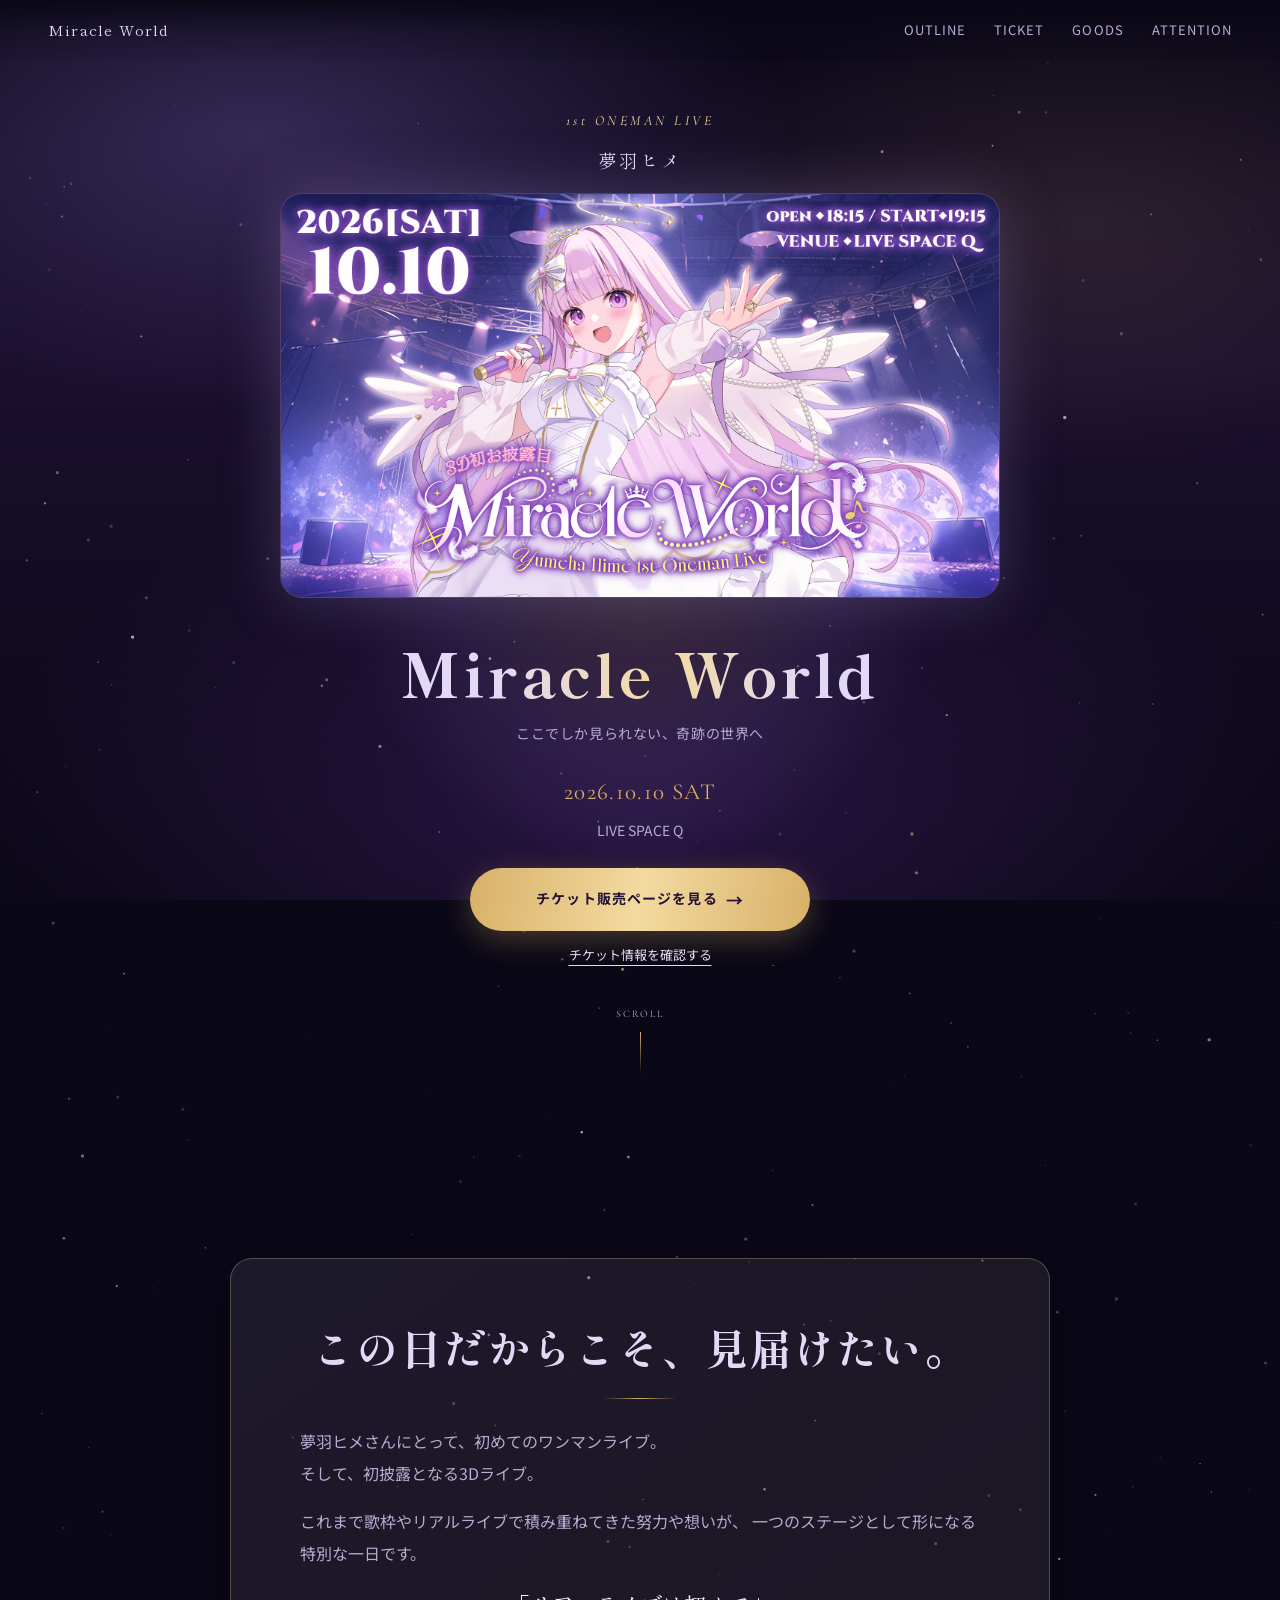
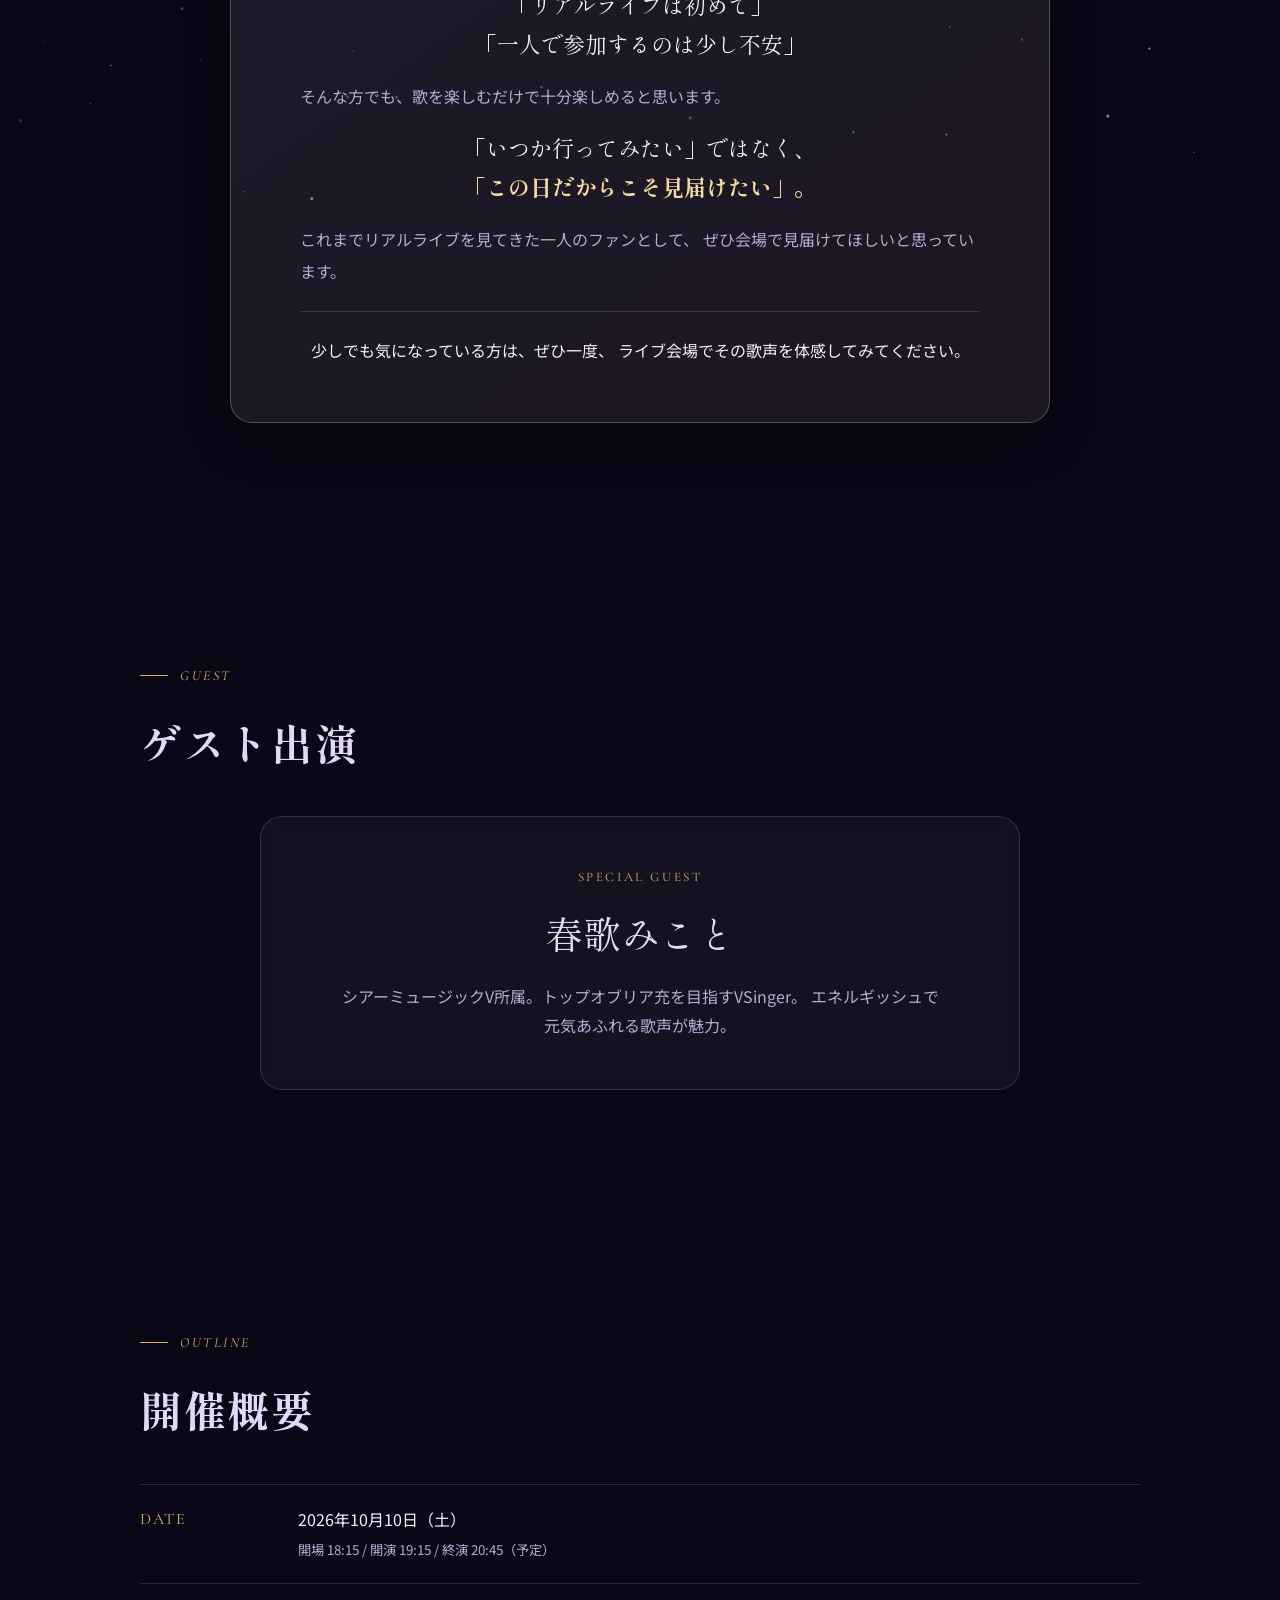
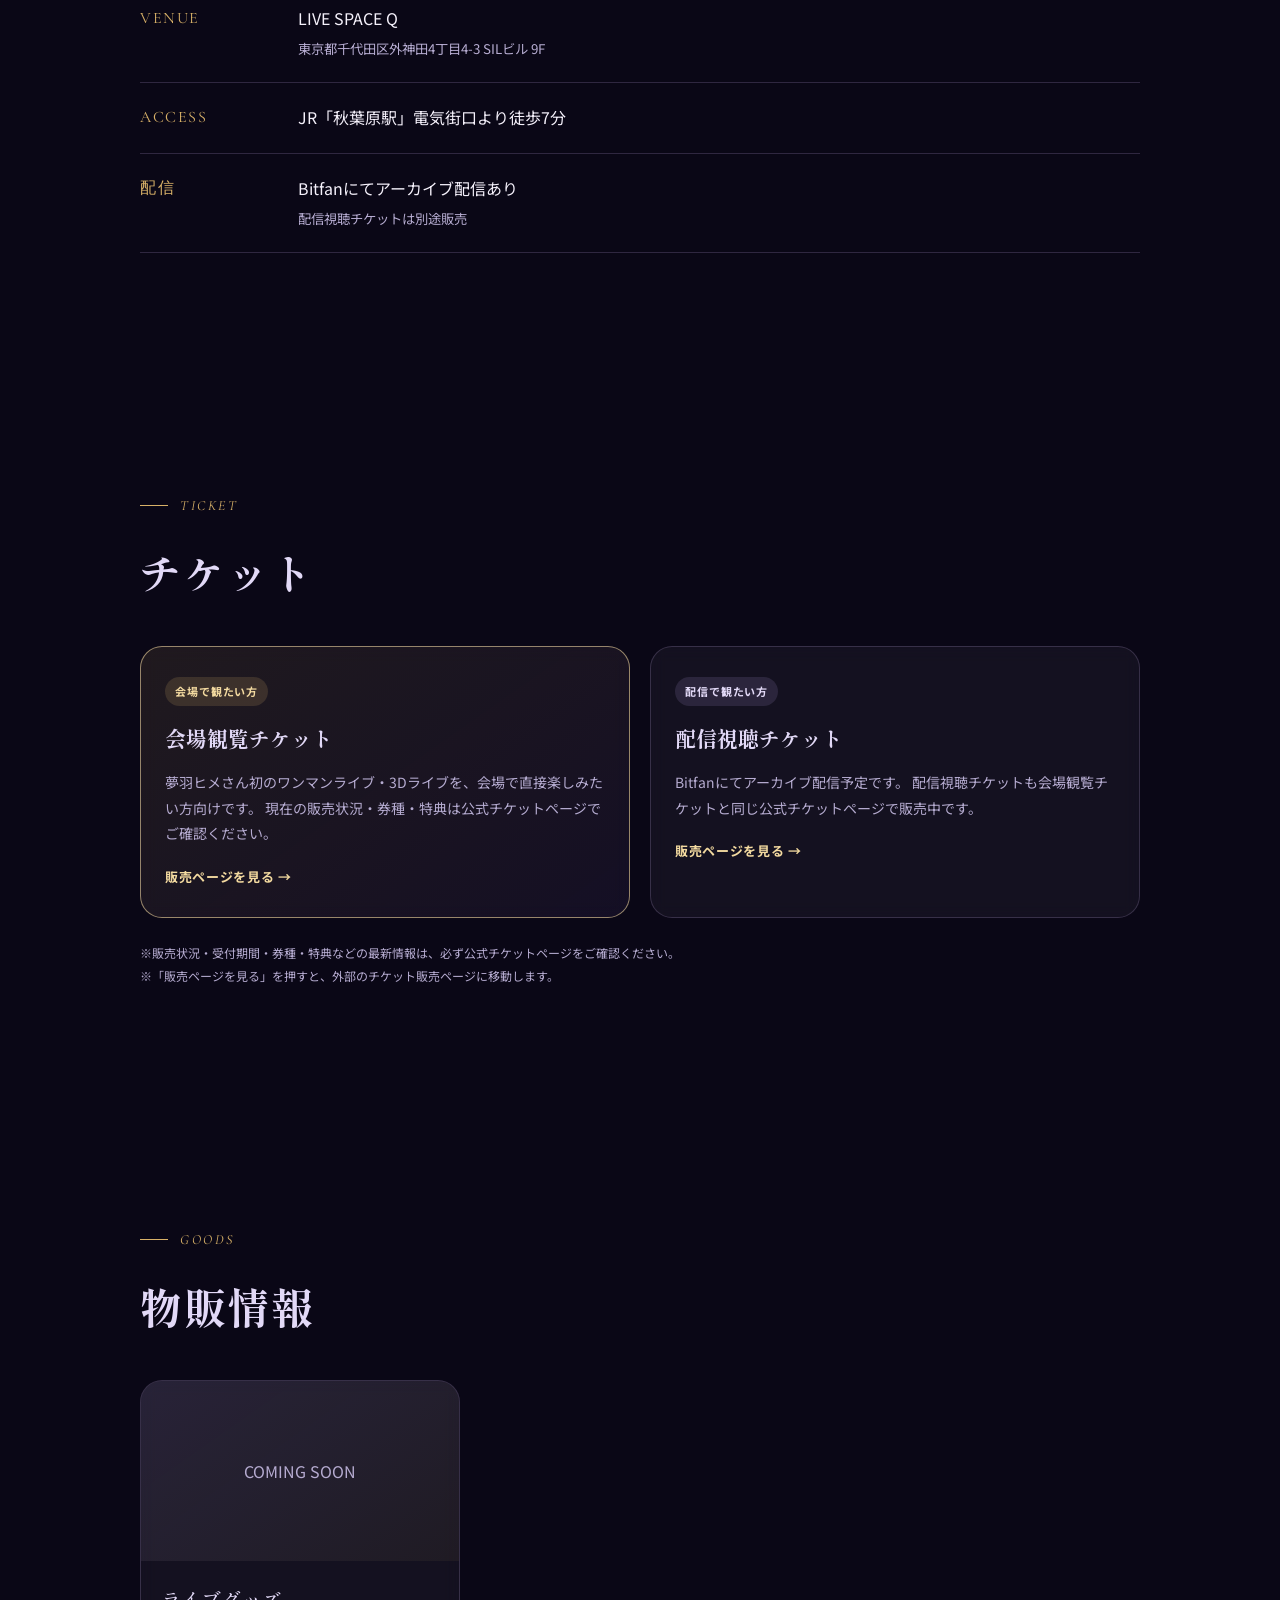
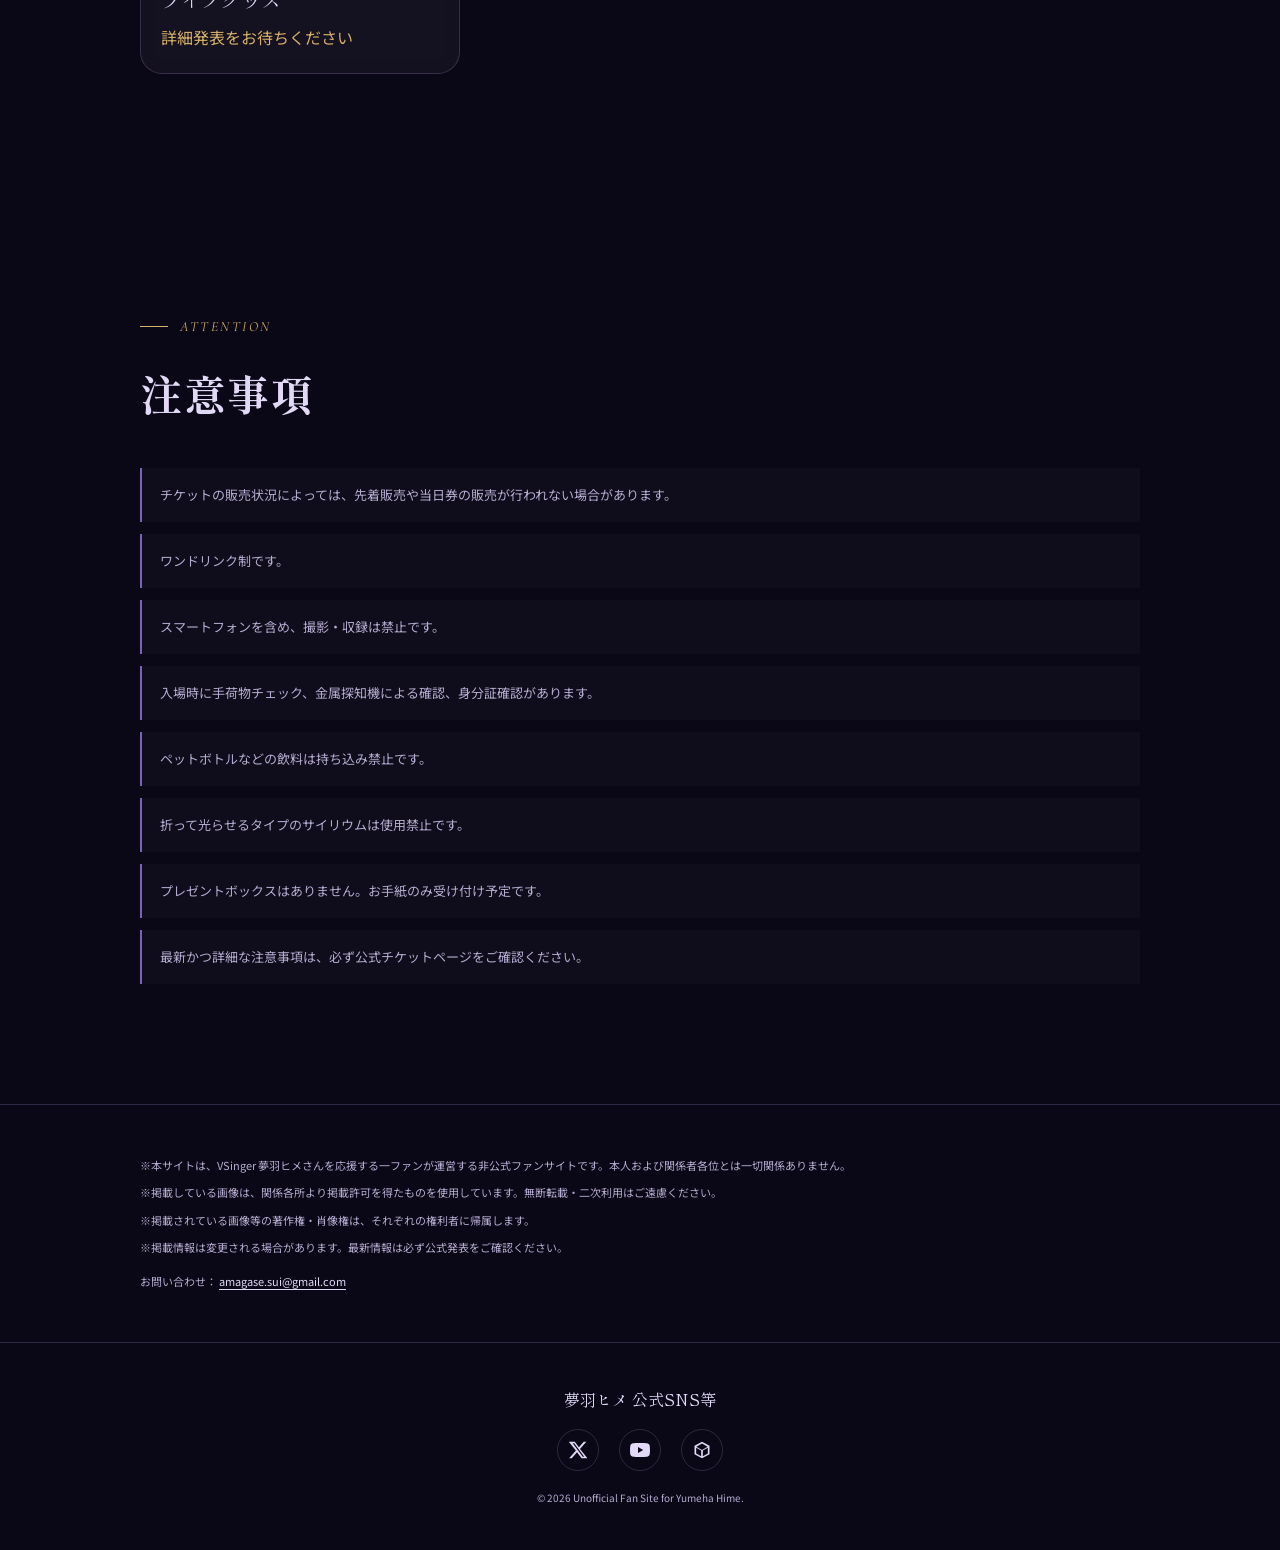
<file: develop/index.html>
<!DOCTYPE html>
<html lang="ja">
<head>
  <meta charset="UTF-8">
  <meta name="viewport" content="width=device-width, initial-scale=1.0, viewport-fit=cover">
  <!-- 基本情報 -->
  <title>夢羽ヒメ 1stワンマンライブ「Miracle World」｜非公式特設サイト</title>
  
  <meta
    name="description"
    content="2026年10月10日、LIVE SPACE Qにて開催。夢羽ヒメさん初のワンマンライブ・初披露となる3Dライブの日時、会場、チケット情報をまとめた非公式特設サイトです。"
  >
  
  <link
    rel="canonical"
    href="https://yumeha-hime-fansite.github.io/1st-oneman-live-lp/develop/"
  >
  
  <!-- OGP：X、note、その他SNS・サービス共通 -->
  <meta property="og:type" content="website">
  
  <meta
    property="og:url"
    content="https://yumeha-hime-fansite.github.io/1st-oneman-live-lp/develop/"
  >
  
  <meta
    property="og:title"
    content="夢羽ヒメ 1stワンマンライブ「Miracle World」｜非公式特設サイト"
  >
  
  <meta
    property="og:description"
    content="2026年10月10日開催。日時・会場・チケット情報をまとめた非公式特設サイトです。"
  >
  
  <meta
    property="og:image"
    content="https://www.dropbox.com/scl/fi/8jknj02o5403amtejhrmm/95b540d6735c1f76.png?rlkey=w0fds0o0ecyu2zb3ecxdmo730&amp;st=s5vfmfqf&amp;raw=1"
  >
  
  <meta
    property="og:image:secure_url"
    content="https://www.dropbox.com/scl/fi/8jknj02o5403amtejhrmm/95b540d6735c1f76.png?rlkey=w0fds0o0ecyu2zb3ecxdmo730&amp;st=s5vfmfqf&amp;raw=1"
  >
  
  <meta property="og:image:type" content="image/png">
  
  <meta
    property="og:image:alt"
    content="夢羽ヒメ 1stワンマンライブ「Miracle World」のフライヤー"
  >
  
  <meta
    property="og:site_name"
    content="夢羽ヒメ 1stワンマンライブ 非公式特設サイト"
  >
  
  <meta property="og:locale" content="ja_JP">
  
  <!-- X Card -->
  <meta name="twitter:card" content="summary_large_image">
  
  <meta
    name="twitter:title"
    content="夢羽ヒメ 1stワンマンライブ「Miracle World」｜非公式特設サイト"
  >
  
  <meta
    name="twitter:description"
    content="2026年10月10日開催。日時・会場・チケット情報をまとめた非公式特設サイトです。"
  >
  
  <meta
    name="twitter:image"
    content="https://www.dropbox.com/scl/fi/8jknj02o5403amtejhrmm/95b540d6735c1f76.png?rlkey=w0fds0o0ecyu2zb3ecxdmo730&amp;st=s5vfmfqf&amp;raw=1"
  >
  
  <meta
    name="twitter:image:alt"
    content="夢羽ヒメ 1stワンマンライブ「Miracle World」のフライヤー"
  >
  
  <!-- note Card -->
  <meta name="note:card" content="summary_large_image">

  <link rel="preconnect" href="https://fonts.googleapis.com">
  <link rel="preconnect" href="https://fonts.gstatic.com" crossorigin>
  <link href="https://fonts.googleapis.com/css2?family=Shippori+Mincho:wght@500;600;800&family=Noto+Sans+JP:wght@300;400;500;700&family=Cormorant+Garamond:ital,wght@0,500;1,500&display=swap" rel="stylesheet">

  <link rel="stylesheet" href="./styles.css">
</head>

<body>
  <div class="cosmos"></div>
  <div id="stars"></div>

  <header class="nav">
    <a href="#top" class="nav-logo">Miracle World</a>

    <nav class="nav-links" aria-label="メインメニュー">
      <a href="#outline">OUTLINE</a>
      <a href="#ticket">TICKET</a>
      <a href="#goods">GOODS</a>
      <a href="#attention">ATTENTION</a>
    </nav>

    <button class="nav-toggle" id="navToggle" aria-label="メニューを開く" aria-expanded="false" aria-controls="navDrawer">
      <span></span><span></span><span></span>
    </button>
  </header>

  <div class="nav-scrim" id="navScrim"></div>

  <nav class="nav-drawer" id="navDrawer" aria-label="スマートフォンメニュー" aria-hidden="true" tabindex="-1">
    <a href="#outline">OUTLINE</a>
    <a href="#ticket">TICKET</a>
    <a href="#goods">GOODS</a>
    <a href="#attention">ATTENTION</a>
  </nav>

  <main>
    <section class="hero" id="top">
      <div class="hero-halo"></div>

      <p class="hero-eyebrow">1st ONEMAN LIVE</p>
      <p class="hero-name">夢羽ヒメ</p>

      <div class="hero-visual">
        <img
          src="./assets/main-visual.png"
          onerror="this.onerror=null;this.src=\'https://www.dropbox.com/scl/fi/8jknj02o5403amtejhrmm/95b540d6735c1f76.png?rlkey=w0fds0o0ecyu2zb3ecxdmo730&st=s5vfmfqf&raw=1\';"
          alt="夢羽ヒメ 1stワンマンライブ メインビジュアル"
          class="protected-image"
          draggable="false"
          oncontextmenu="return false;"
        >
      </div>

      <h1 class="hero-title">Miracle World</h1>
      <p class="hero-sub">ここでしか見られない、奇跡の世界へ</p>
      <p class="hero-date">2026.10.10 SAT</p>
      <p class="hero-venue">LIVE SPACE Q</p>

      <div class="hero-ticket-actions">
        <a
          href="https://jcm-event.bitfan.id/events/21090"
          class="btn btn-primary"
          target="_blank"
          rel="noopener noreferrer"
        >
          チケット販売ページを見る
          <span class="btn-arrow" aria-hidden="true">→</span>
        </a>

        <a href="#ticket" class="hero-ticket-detail-link">
          チケット情報を確認する
        </a>
      </div>

      <div class="scroll-cue">
        <span>SCROLL</span>
        <span class="line"></span>
      </div>
    </section>



    <!-- ================= FAN MESSAGE ================= -->
    <section class="fan-message" id="fan-message">
      <div class="section-inner">
        <article class="fan-message-card reveal">
          <h2 class="fan-message-title">この日だからこそ、見届けたい。</h2>

          <div class="fan-message-body">
            <p>
              夢羽ヒメさんにとって、初めてのワンマンライブ。<br>
              そして、初披露となる3Dライブ。
            </p>

            <p>
              これまで歌枠やリアルライブで積み重ねてきた努力や想いが、
              一つのステージとして形になる特別な一日です。
            </p>

            <p class="fan-message-quote">
              「リアルライブは初めて」<br>
              「一人で参加するのは少し不安」
            </p>

            <p>
              そんな方でも、歌を楽しむだけで十分楽しめると思います。
            </p>

            <p class="fan-message-quote">
              「いつか行ってみたい」ではなく、<br>
              <span class="fan-message-emphasis">「この日だからこそ見届けたい」。</span>
            </p>

            <p>
              これまでリアルライブを見てきた一人のファンとして、
              ぜひ会場で見届けてほしいと思っています。
            </p>

            <p class="fan-message-closing">
              少しでも気になっている方は、ぜひ一度、
              ライブ会場でその歌声を体感してみてください。
            </p>
          </div>
        </article>
      </div>
    </section>
    <section class="guest" id="guest">
      <div class="section-inner">
        <p class="eyebrow">Guest</p>
        <h2 class="section-title">ゲスト出演</h2>

        <div class="guest-card reveal">
          <p class="guest-role">SPECIAL GUEST</p>
          <p class="guest-name">春歌みこと</p>
          <p class="guest-desc">
            シアーミュージックV所属。トップオブリア充を目指すVSinger。
            エネルギッシュで元気あふれる歌声が魅力。
          </p>
        </div>
      </div>
    </section>

    <section class="outline" id="outline">
      <div class="section-inner">
        <p class="eyebrow">Outline</p>
        <h2 class="section-title">開催概要</h2>

        <dl class="outline-table">
          <div class="outline-row reveal">
            <dt>DATE</dt>
            <dd>
              2026年10月10日（土）
              <small>開場 18:15 / 開演 19:15 / 終演 20:45（予定）</small>
            </dd>
          </div>

          <div class="outline-row reveal">
            <dt>VENUE</dt>
            <dd>
              LIVE SPACE Q
              <small>東京都千代田区外神田4丁目4-3 SILビル 9F</small>
            </dd>
          </div>

          <div class="outline-row reveal">
            <dt>ACCESS</dt>
            <dd>JR「秋葉原駅」電気街口より徒歩7分</dd>
          </div>

          <div class="outline-row reveal">
            <dt>配信</dt>
            <dd>
              Bitfanにてアーカイブ配信あり
              <small>配信視聴チケットは別途販売</small>
            </dd>
          </div>
        </dl>
      </div>
    </section>

    <section class="ticket" id="ticket">
      <div class="section-inner">
        <p class="eyebrow">Ticket</p>
        <h2 class="section-title">チケット</h2>

        <div class="ticket-grid">
          <a
            href="https://jcm-event.bitfan.id/events/21090"
            class="ticket-card-link"
            target="_blank"
            rel="noopener noreferrer"
            aria-label="会場観覧チケットの販売ページを見る"
          >
            <article class="ticket-card is-featured reveal">
              <span class="ticket-badge">会場で観たい方</span>
              <h3 class="ticket-name">会場観覧チケット</h3>
              <p class="ticket-desc">
                夢羽ヒメさん初のワンマンライブ・3Dライブを、会場で直接楽しみたい方向けです。
                現在の販売状況・券種・特典は公式チケットページでご確認ください。
              </p>
              <p class="ticket-card-cta">販売ページを見る →</p>
            </article>
          </a>

          <a
            href="https://jcm-event.bitfan.id/events/21090"
            class="ticket-card-link"
            target="_blank"
            rel="noopener noreferrer"
            aria-label="配信視聴チケットの販売ページを見る"
          >
            <article class="ticket-card reveal">
              <span class="ticket-badge ticket-badge-sub">配信で観たい方</span>
              <h3 class="ticket-name">配信視聴チケット</h3>
              <p class="ticket-desc">
                Bitfanにてアーカイブ配信予定です。
                配信視聴チケットも会場観覧チケットと同じ公式チケットページで販売中です。
              </p>
              <p class="ticket-card-cta">販売ページを見る →</p>
            </article>
          </a>
        </div>

        <p class="ticket-note">
          ※販売状況・受付期間・券種・特典などの最新情報は、必ず公式チケットページをご確認ください。<br>
          ※「販売ページを見る」を押すと、外部のチケット販売ページに移動します。
        </p>
      </div>
    </section>

    <section class="goods" id="goods">
      <div class="section-inner">
        <p class="eyebrow">Goods</p>
        <h2 class="section-title">物販情報</h2>

        <div class="goods-grid">
          <article class="goods-card reveal">
            <div class="goods-thumb">COMING SOON</div>
            <div class="goods-info">
              <p class="name">ライブグッズ</p>
              <p class="price">詳細発表をお待ちください</p>
            </div>
          </article>
        </div>
      </div>
    </section>

    <section class="attention" id="attention">
      <div class="section-inner">
        <p class="eyebrow">Attention</p>
        <h2 class="section-title">注意事項</h2>

        <ul class="attention-list">
          <li class="reveal">チケットの販売状況によっては、先着販売や当日券の販売が行われない場合があります。</li>
          <li class="reveal">ワンドリンク制です。</li>
          <li class="reveal">スマートフォンを含め、撮影・収録は禁止です。</li>
          <li class="reveal">入場時に手荷物チェック、金属探知機による確認、身分証確認があります。</li>
          <li class="reveal">ペットボトルなどの飲料は持ち込み禁止です。</li>
          <li class="reveal">折って光らせるタイプのサイリウムは使用禁止です。</li>
          <li class="reveal">プレゼントボックスはありません。お手紙のみ受け付け予定です。</li>
          <li class="reveal">最新かつ詳細な注意事項は、必ず公式チケットページをご確認ください。</li>
        </ul>
      </div>
    </section>

    <section class="disclaimer" id="disclaimer">
      <div class="section-inner">
        <ul class="disclaimer-list">
          <li>※本サイトは、VSinger 夢羽ヒメさんを応援する一ファンが運営する非公式ファンサイトです。本人および関係者各位とは一切関係ありません。</li>
          <li>※掲載している画像は、関係各所より掲載許可を得たものを使用しています。無断転載・二次利用はご遠慮ください。</li>
          <li>※掲載されている画像等の著作権・肖像権は、それぞれの権利者に帰属します。</li>
          <li>※掲載情報は変更される場合があります。最新情報は必ず公式発表をご確認ください。</li>
        </ul>

        <p class="disclaimer-contact">
          お問い合わせ：
          <a href="mailto:amagase.sui@gmail.com">amagase.sui@gmail.com</a>
        </p>
      </div>
    </section>
  </main>

  <footer>
    <p class="footer-name">夢羽ヒメ 公式SNS等</p>

    <div class="sns-links">
      <a href="https://x.com/hime_yumeha" aria-label="X" target="_blank" rel="noopener noreferrer">
        <svg viewBox="0 0 24 24" fill="currentColor" aria-hidden="true">
          <path d="M18.9 2H22l-7.6 8.7L23.3 22h-7l-5.5-7.2L4.5 22H1.4l8.1-9.3L.9 2h7.2l5 6.6L18.9 2Zm-1.2 18h1.7L7.4 4H5.6l12.1 16Z"/>
        </svg>
      </a>

      <a href="https://www.youtube.com/@hime.yumeha" aria-label="YouTube" target="_blank" rel="noopener noreferrer">
        <svg viewBox="0 0 24 24" fill="currentColor" aria-hidden="true">
          <path d="M23.5 6.2a3 3 0 0 0-2.1-2.1C19.5 3.5 12 3.5 12 3.5s-7.5 0-9.4.6A3 3 0 0 0 .5 6.2 31 31 0 0 0 0 12a31 31 0 0 0 .5 5.8 3 3 0 0 0 2.1 2.1c1.9.6 9.4.6 9.4.6s7.5 0 9.4-.6a3 3 0 0 0 2.1-2.1A31 31 0 0 0 24 12a31 31 0 0 0-.5-5.8ZM9.6 15.5v-7l6.3 3.5-6.3 3.5Z"/>
        </svg>
      </a>

      <a href="https://lit.link/HimeYumeha" aria-label="lit.link" target="_blank" rel="noopener noreferrer">
        <svg viewBox="0 0 24 24" fill="currentColor" aria-hidden="true">
          <path d="M12 2 3 7v10l9 5 9-5V7l-9-5Zm0 2.3 6.8 3.8L12 12l-6.8-3.9L12 4.3ZM5 9.2l6 3.4v7L5 16.2v-7Zm8 10.4v-7l6-3.4v7l-6 3.4Z"/>
        </svg>
      </a>
    </div>

    <p class="footer-copy">© 2026 Unofficial Fan Site for Yumeha Hime.</p>
  </footer>

  <script>
    "use strict";

    function initNavToggle(){
      const toggle = document.getElementById("navToggle");
      const drawer = document.getElementById("navDrawer");
      const scrim = document.getElementById("navScrim");

      const closeDrawer = () => {
        drawer.classList.remove("open");
        scrim.classList.remove("open");
        toggle.setAttribute("aria-expanded","false");
      };

      toggle.addEventListener("click",() => {
        const isOpen = drawer.classList.toggle("open");
        scrim.classList.toggle("open",isOpen);
        toggle.setAttribute("aria-expanded",String(isOpen));
      });

      scrim.addEventListener("click",closeDrawer);
      drawer.querySelectorAll("a").forEach(link => {
        link.addEventListener("click",closeDrawer);
      });
    }


    function initImageProtection(){
      document.addEventListener("contextmenu",event => {
        if(event.target.closest("img")){
          event.preventDefault();
        }
      });

      document.addEventListener("dragstart",event => {
        if(event.target.closest("img")){
          event.preventDefault();
        }
      });
    }

    function initReveal(){
      const targets = document.querySelectorAll(".reveal");

      if(!("IntersectionObserver" in window)){
        targets.forEach(target => target.classList.add("is-visible"));
        return;
      }

      const observer = new IntersectionObserver(entries => {
        entries.forEach(entry => {
          if(entry.isIntersecting){
            entry.target.classList.add("is-visible");
            observer.unobserve(entry.target);
          }
        });
      },{threshold:.12});

      targets.forEach(target => observer.observe(target));
    }

    function initStarfield(){
      const container = document.getElementById("stars");
      const canvas = document.createElement("canvas");
      const context = canvas.getContext("2d");
      container.appendChild(canvas);

      let stars = [];
      let frame = 0;

      function resize(){
        const ratio = Math.min(window.devicePixelRatio || 1,2);
        canvas.width = Math.floor(window.innerWidth * ratio);
        canvas.height = Math.floor(window.innerHeight * ratio);
        canvas.style.width = `${window.innerWidth}px`;
        canvas.style.height = `${window.innerHeight}px`;
        context.setTransform(ratio,0,0,ratio,0,0);

        const count = Math.min(
          140,
          Math.floor((window.innerWidth * window.innerHeight) / 9000)
        );

        stars = Array.from({length:count},() => ({
          x:Math.random() * window.innerWidth,
          y:Math.random() * window.innerHeight,
          r:Math.random() * 1.4 + .3,
          baseAlpha:Math.random() * .6 + .2,
          phase:Math.random() * Math.PI * 2,
          speed:Math.random() * .015 + .005,
          gold:Math.random() < .15
        }));
      }

      function draw(){
        context.clearRect(0,0,window.innerWidth,window.innerHeight);
        frame += 1;

        stars.forEach(star => {
          const twinkle = Math.sin(frame * star.speed + star.phase) * .35 + .65;
          context.beginPath();
          context.arc(star.x,star.y,star.r,0,Math.PI * 2);
          context.fillStyle = star.gold
            ? `rgba(216,177,104,${star.baseAlpha * twinkle})`
            : `rgba(230,222,250,${star.baseAlpha * twinkle})`;
          context.fill();
        });

        requestAnimationFrame(draw);
      }

      resize();
      window.addEventListener("resize",resize);

      const reduceMotion = window.matchMedia("(prefers-reduced-motion: reduce)").matches;
      if(reduceMotion){
        draw();
      }else{
        requestAnimationFrame(draw);
      }
    }

    document.addEventListener("DOMContentLoaded",() => {
      initNavToggle();
      initImageProtection();
      initReveal();
      initStarfield();
    });
  </script>
</body>
</html>
<script src="./script.js" defer></script>
</file>
<file: develop/styles.css>
:root{
      --bg-void:#0a0716;
      --bg-nebula-1:#241238;
      --bg-nebula-2:#3d1f63;
      --bg-nebula-3:#1a0f2e;
      --lavender:#b6a3e8;
      --lavender-soft:#e2d9f7;
      --lavender-deep:#7a63b8;
      --gold:#d8b168;
      --gold-bright:#f3daa0;
      --text-main:#f5f1fb;
      --text-sub:#b6acd1;
      --panel-bg:rgba(255,255,255,.045);
      --panel-border:rgba(214,190,255,.18);
      --font-display:'Shippori Mincho', serif;
      --font-body:'Noto Sans JP', sans-serif;
      --font-en:'Cormorant Garamond', serif;
      --max-width:1080px;
      --radius-l:22px;
      --radius-m:14px;
      --space-section:clamp(64px,10vw,120px);
    }

    *,*::before,*::after{
      box-sizing:border-box;
      margin:0;
      padding:0;
    }

    html{scroll-behavior:smooth;}

    body{
      background:var(--bg-void);
      color:var(--text-main);
      font-family:var(--font-body);
      line-height:1.85;
      overflow-x:hidden;
      -webkit-font-smoothing:antialiased;
    }

    img{max-width:100%;display:block;}
    a{color:inherit;text-decoration:none;}
    ul{list-style:none;}
    section{position:relative;z-index:2;}

    .cosmos{
      position:fixed;
      inset:0;
      z-index:0;
      pointer-events:none;
      background:
        radial-gradient(ellipse 70% 50% at 20% 15%,rgba(122,99,184,.35),transparent 60%),
        radial-gradient(ellipse 60% 45% at 85% 25%,rgba(216,177,104,.12),transparent 60%),
        radial-gradient(ellipse 80% 60% at 50% 90%,rgba(61,31,99,.55),transparent 65%),
        linear-gradient(180deg,var(--bg-void) 0%,var(--bg-nebula-3) 40%,var(--bg-void) 100%);
    }

    #stars{
      position:fixed;
      inset:0;
      z-index:1;
      pointer-events:none;
    }

    #stars canvas{
      width:100%;
      height:100%;
      display:block;
    }

    header.nav{
      position:fixed;
      top:0;
      left:0;
      right:0;
      z-index:50;
      display:flex;
      align-items:center;
      justify-content:space-between;
      padding:16px clamp(16px,4vw,48px);
      background:linear-gradient(180deg,rgba(10,7,22,.9),rgba(10,7,22,.25),transparent);
      backdrop-filter:blur(8px);
    }

    .nav-logo{
      font-family:var(--font-display);
      font-size:15px;
      letter-spacing:.08em;
      color:var(--lavender-soft);
    }

    .nav-links{
      display:none;
      gap:28px;
      font-size:13px;
      letter-spacing:.08em;
    }

    .nav-links a{
      color:var(--text-sub);
      transition:color .25s;
    }

    .nav-links a:hover{color:var(--gold-bright);}

    .nav-toggle{
      display:flex;
      flex-direction:column;
      gap:5px;
      background:none;
      border:none;
      cursor:pointer;
      padding:6px;
    }

    .nav-toggle span{
      width:22px;
      height:1.5px;
      background:var(--lavender-soft);
    }

    .nav-drawer{
      position:fixed;
      inset:0 0 0 auto;
      width:70%;
      max-width:280px;
      z-index:60;
      background:linear-gradient(180deg,var(--bg-nebula-1),var(--bg-void));
      border-left:1px solid var(--panel-border);
      padding:80px 32px;
      display:flex;
      flex-direction:column;
      gap:26px;
      transform:translateX(100%);
      transition:transform .4s ease;
    }

    .nav-drawer.open{transform:translateX(0);}

    .nav-drawer a{
      font-size:15px;
      color:var(--text-sub);
      letter-spacing:.08em;
    }

    .nav-scrim{
      position:fixed;
      inset:0;
      z-index:55;
      background:rgba(0,0,0,.55);
      opacity:0;
      pointer-events:none;
      transition:opacity .3s;
    }

    .nav-scrim.open{
      opacity:1;
      pointer-events:auto;
    }

    .section-inner{
      max-width:var(--max-width);
      margin:0 auto;
      padding:0 clamp(20px,5vw,40px);
    }

    .eyebrow{
      font-family:var(--font-en);
      font-style:italic;
      letter-spacing:.18em;
      color:var(--gold);
      font-size:14px;
      text-transform:uppercase;
      display:flex;
      align-items:center;
      gap:12px;
      margin-bottom:14px;
    }

    .eyebrow::before{
      content:'';
      width:28px;
      height:1px;
      background:var(--gold);
    }

    h2.section-title{
      font-family:var(--font-display);
      font-weight:700;
      font-size:clamp(28px,5vw,42px);
      color:var(--lavender-soft);
      margin-bottom:36px;
      letter-spacing:.04em;
    }

    .hero{
      min-height:100svh;
      display:flex;
      flex-direction:column;
      align-items:center;
      justify-content:center;
      text-align:center;
      padding:108px 20px 64px;
      position:relative;
    }

    .hero-halo{
      position:absolute;
      top:50%;
      left:50%;
      width:min(90vw,620px);
      aspect-ratio:1;
      transform:translate(-50%,-50%);
      background:radial-gradient(circle,rgba(216,177,104,.16),rgba(182,163,232,.08) 45%,transparent 70%);
      border-radius:50%;
      z-index:-1;
      animation:halo-pulse 7s ease-in-out infinite;
    }

    @keyframes halo-pulse{
      0%,100%{opacity:.7;transform:translate(-50%,-50%) scale(1);}
      50%{opacity:1;transform:translate(-50%,-50%) scale(1.06);}
    }

    .hero-eyebrow{
      font-family:var(--font-en);
      font-style:italic;
      letter-spacing:.25em;
      color:var(--gold-bright);
      font-size:14px;
      margin-bottom:10px;
    }

    .hero-name{
      font-family:var(--font-display);
      font-size:clamp(15px,3vw,18px);
      color:var(--lavender-soft);
      letter-spacing:.15em;
      margin-bottom:16px;
    }

    .hero-visual{
      width:min(92vw,720px);
      aspect-ratio:16/9;
      margin:0 auto 30px;
      border-radius:var(--radius-l);
      border:1px solid var(--panel-border);
      background:linear-gradient(160deg,rgba(182,163,232,.15),rgba(216,177,104,.08)),var(--bg-nebula-1);
      box-shadow:0 0 60px rgba(182,163,232,.25),0 0 0 1px rgba(255,255,255,.03) inset;
      overflow:hidden;
    }

    .protected-image{
      user-select:none;
      -webkit-user-select:none;
      -webkit-user-drag:none;
    }

    .hero-visual img{
      width:100%;
      height:100%;
      object-fit:cover;
    }

    .hero-title{
      font-family:var(--font-display);
      font-weight:800;
      letter-spacing:.06em;
      font-size:clamp(32px,8vw,60px);
      line-height:1.25;
      background:linear-gradient(100deg,var(--lavender-soft) 20%,var(--gold-bright) 55%,var(--lavender-soft) 85%);
      -webkit-background-clip:text;
      background-clip:text;
      color:transparent;
      margin:6px 0 12px;
    }

    .hero-sub{
      color:var(--text-sub);
      font-size:14px;
      letter-spacing:.04em;
      margin-bottom:24px;
    }

    .hero-date{
      font-family:var(--font-en);
      font-size:clamp(19px,3vw,23px);
      letter-spacing:.06em;
      color:var(--gold);
      margin-bottom:4px;
    }

    .hero-venue{
      font-size:14px;
      color:var(--text-sub);
      margin-bottom:24px;
    }

    .hero-ticket-actions{
      display:flex;
      flex-direction:column;
      align-items:center;
      gap:12px;
    }

    .btn{
      display:inline-flex;
      align-items:center;
      gap:8px;
      justify-content:center;
      padding:15px 38px;
      border-radius:999px;
      font-size:14px;
      letter-spacing:.08em;
      font-weight:500;
      border:1px solid transparent;
      cursor:pointer;
      transition:transform .25s,box-shadow .25s;
    }

    .btn-primary{
      width:min(88vw,340px);
      background:linear-gradient(100deg,var(--gold) 0%,var(--gold-bright) 50%,var(--gold) 100%);
      color:#231334;
      font-weight:700;
      box-shadow:0 8px 30px rgba(216,177,104,.3);
    }

    .btn-primary:hover{
      transform:translateY(-2px);
      box-shadow:0 12px 34px rgba(216,177,104,.45);
    }

    .btn-arrow{
      font-size:17px;
      transition:transform .25s;
    }

    .btn-primary:hover .btn-arrow{transform:translateX(3px);}

    .hero-ticket-detail-link{
      color:var(--lavender-soft);
      font-size:13px;
      text-decoration:underline;
      text-underline-offset:5px;
      transition:color .25s;
    }

    .hero-ticket-detail-link:hover{color:var(--gold-bright);}

    .scroll-cue{
      margin-top:38px;
      display:flex;
      flex-direction:column;
      align-items:center;
      gap:8px;
      color:var(--text-sub);
      font-family:var(--font-en);
      font-size:10px;
      letter-spacing:.18em;
    }

    .scroll-cue .line{
      width:1px;
      height:42px;
      background:linear-gradient(var(--gold),transparent);
    }



    /* ---------------- FAN MESSAGE / 見届けたい理由 ---------------- */
    .fan-message{
      padding:var(--space-section) 0;
    }

    .fan-message-card{
      max-width:820px;
      margin:0 auto;
      padding:clamp(28px,6vw,56px);
      border:1px solid rgba(243,218,160,.28);
      border-radius:var(--radius-l);
      background:
        linear-gradient(145deg,rgba(182,163,232,.08),rgba(216,177,104,.06)),
        rgba(255,255,255,.025);
      box-shadow:0 18px 50px rgba(0,0,0,.18);
    }

    .fan-message-title{
      font-family:var(--font-display);
      font-size:clamp(27px,5vw,42px);
      line-height:1.5;
      color:var(--lavender-soft);
      text-align:center;
      letter-spacing:.04em;
      margin-bottom:26px;
    }

    .fan-message-title::after{
      content:'';
      display:block;
      width:72px;
      height:1px;
      margin:20px auto 0;
      background:linear-gradient(90deg,transparent,var(--gold),transparent);
    }

    .fan-message-body{
      max-width:680px;
      margin:0 auto;
      color:var(--text-sub);
      font-size:clamp(14px,2.5vw,16px);
      line-height:2;
    }

    .fan-message-body p + p{
      margin-top:16px;
    }

    .fan-message-quote{
      color:var(--text-main);
      font-family:var(--font-display);
      font-size:clamp(17px,3.5vw,22px);
      line-height:1.8;
      text-align:center;
    }

    .fan-message-emphasis{
      color:var(--gold-bright);
      font-weight:700;
    }

    .fan-message-closing{
      margin-top:24px !important;
      padding-top:22px;
      border-top:1px solid var(--panel-border);
      color:var(--text-main);
      text-align:center;
    }

    .concept,
    .guest,
    .outline,
    .ticket,
    .goods,
    .attention,
    .disclaimer{
      padding:var(--space-section) 0;
    }

    .concept-lead{
      font-family:var(--font-display);
      font-size:clamp(24px,5vw,40px);
      line-height:1.65;
      color:var(--lavender-soft);
      text-align:center;
    }

    .divider{
      width:72px;
      height:1px;
      margin:34px auto;
      background:linear-gradient(90deg,transparent,var(--gold),transparent);
    }

    .concept-body{
      max-width:760px;
      margin:0 auto;
      color:var(--text-sub);
    }

    .guest-card,
    .ticket-card,
    .goods-card{
      border:1px solid var(--panel-border);
      border-radius:var(--radius-l);
      background:var(--panel-bg);
      backdrop-filter:blur(8px);
    }

    .guest-card{
      max-width:760px;
      margin:0 auto;
      padding:clamp(26px,5vw,48px);
      text-align:center;
    }

    .guest-role{
      color:var(--gold);
      font-family:var(--font-en);
      letter-spacing:.2em;
      font-size:13px;
      margin-bottom:8px;
    }

    .guest-name{
      font-family:var(--font-display);
      color:var(--lavender-soft);
      font-size:clamp(26px,5vw,38px);
      margin-bottom:14px;
    }

    .guest-desc{
      color:var(--text-sub);
      max-width:600px;
      margin:0 auto;
    }

    .outline-table{
      border-top:1px solid var(--panel-border);
    }

    .outline-row{
      display:grid;
      grid-template-columns:90px 1fr;
      gap:18px;
      padding:20px 0;
      border-bottom:1px solid var(--panel-border);
    }

    .outline-row dt{
      color:var(--gold);
      font-family:var(--font-en);
      letter-spacing:.1em;
    }

    .outline-row dd{
      color:var(--text-main);
    }

    .outline-row small{
      display:block;
      color:var(--text-sub);
      margin-top:4px;
    }

    .ticket-grid{
      display:grid;
      grid-template-columns:1fr;
      gap:20px;
    }

    .ticket-card-link{
      display:block;
      height:100%;
    }

    .ticket-card{
      position:relative;
      height:100%;
      padding:28px 24px;
      transition:transform .25s,border-color .25s,box-shadow .25s;
    }

    .ticket-card-link:hover .ticket-card{
      transform:translateY(-4px);
      border-color:rgba(243,218,160,.55);
      box-shadow:0 14px 38px rgba(0,0,0,.22);
    }

    .ticket-card.is-featured{
      border-color:rgba(243,218,160,.58);
      background:linear-gradient(145deg,rgba(216,177,104,.11),rgba(122,99,184,.09));
    }

    .ticket-badge{
      display:inline-block;
      margin-bottom:13px;
      padding:4px 10px;
      border-radius:999px;
      background:rgba(216,177,104,.16);
      color:var(--gold-bright);
      font-size:11px;
      font-weight:700;
      letter-spacing:.08em;
    }

    .ticket-name{
      color:var(--lavender-soft);
      font-family:var(--font-display);
      font-size:21px;
      margin-bottom:12px;
    }

    .ticket-desc{
      color:var(--text-sub);
      font-size:14px;
    }

    .ticket-price{
      margin-top:18px;
      color:var(--gold-bright);
      font-family:var(--font-en);
      font-size:34px;
      line-height:1.2;
    }

    .ticket-price span{
      margin-left:5px;
      color:var(--text-sub);
      font-family:var(--font-body);
      font-size:12px;
    }

    .ticket-card-cta{
      margin-top:18px;
      color:var(--gold-bright);
      font-size:13px;
      font-weight:700;
      letter-spacing:.05em;
    }

    .ticket-note{
      margin-top:24px;
      color:var(--text-sub);
      font-size:12px;
    }

    .goods-grid{
      display:grid;
      grid-template-columns:1fr;
      gap:20px;
    }

    .goods-card{
      overflow:hidden;
    }

    .goods-thumb{
      min-height:180px;
      display:grid;
      place-items:center;
      color:var(--text-sub);
      background:linear-gradient(145deg,rgba(182,163,232,.12),rgba(216,177,104,.06));
    }

    .goods-info{
      padding:20px;
    }

    .goods-info .name{
      color:var(--lavender-soft);
      font-family:var(--font-display);
      font-size:20px;
    }

    .goods-info .price{
      color:var(--gold);
      margin-top:5px;
    }

    .attention-list{
      display:grid;
      gap:12px;
    }

    .attention-list li{
      padding:15px 18px;
      border-left:2px solid var(--lavender-deep);
      background:rgba(255,255,255,.025);
      color:var(--text-sub);
      font-size:13px;
    }

    .disclaimer{
      border-top:1px solid var(--panel-border);
      padding-top:50px;
      padding-bottom:50px;
    }

    .disclaimer-list{
      display:grid;
      gap:7px;
      color:var(--text-sub);
      font-size:11px;
    }

    .disclaimer-contact{
      margin-top:14px;
      color:var(--text-sub);
      font-size:11px;
    }

    .disclaimer-contact a{
      color:var(--lavender-soft);
      text-decoration:underline;
      text-underline-offset:3px;
    }

    footer{
      position:relative;
      z-index:2;
      padding:42px 20px;
      text-align:center;
      border-top:1px solid var(--panel-border);
    }

    .footer-name{
      color:var(--lavender-soft);
      font-family:var(--font-display);
      margin-bottom:15px;
    }

    .sns-links{
      display:flex;
      justify-content:center;
      gap:20px;
      margin-bottom:18px;
    }

    .sns-links a{
      width:42px;
      height:42px;
      display:grid;
      place-items:center;
      border:1px solid var(--panel-border);
      border-radius:50%;
      color:var(--lavender-soft);
      transition:border-color .25s,color .25s,transform .25s;
    }

    .sns-links a:hover{
      border-color:var(--gold);
      color:var(--gold-bright);
      transform:translateY(-2px);
    }

    .sns-links svg{
      width:20px;
      height:20px;
    }

    .footer-copy{
      color:var(--text-sub);
      font-size:10px;
    }

    .reveal{
      opacity:0;
      transform:translateY(18px);
      transition:opacity .7s ease,transform .7s ease;
    }

    .reveal.is-visible{
      opacity:1;
      transform:none;
    }

    @media(min-width:760px){
      .nav-links{display:flex;}
      .nav-toggle{display:none;}
      .ticket-grid{grid-template-columns:repeat(2,1fr);}
      .goods-grid{grid-template-columns:repeat(3,1fr);}
      .outline-row{grid-template-columns:140px 1fr;}
    }

    @media(prefers-reduced-motion:reduce){
      *,*::before,*::after{
        animation-duration:.01ms !important;
        animation-iteration-count:1 !important;
        transition-duration:.01ms !important;
      }
      html{scroll-behavior:auto;}
      .reveal{opacity:1;transform:none;}
    }

    .ticket-badge-sub{
      background:rgba(182,163,232,.14);
      color:var(--lavender-soft);
    }

    .ticket-card-cta-muted{
      color:var(--text-sub);
    }

    .nav-drawer[aria-hidden="true"]{
      visibility:hidden;
    }

    .nav-drawer.open{
      visibility:visible;
    }

    @media(prefers-reduced-motion:reduce){
      .hero-halo{animation:none !important;}
    }
</file>
